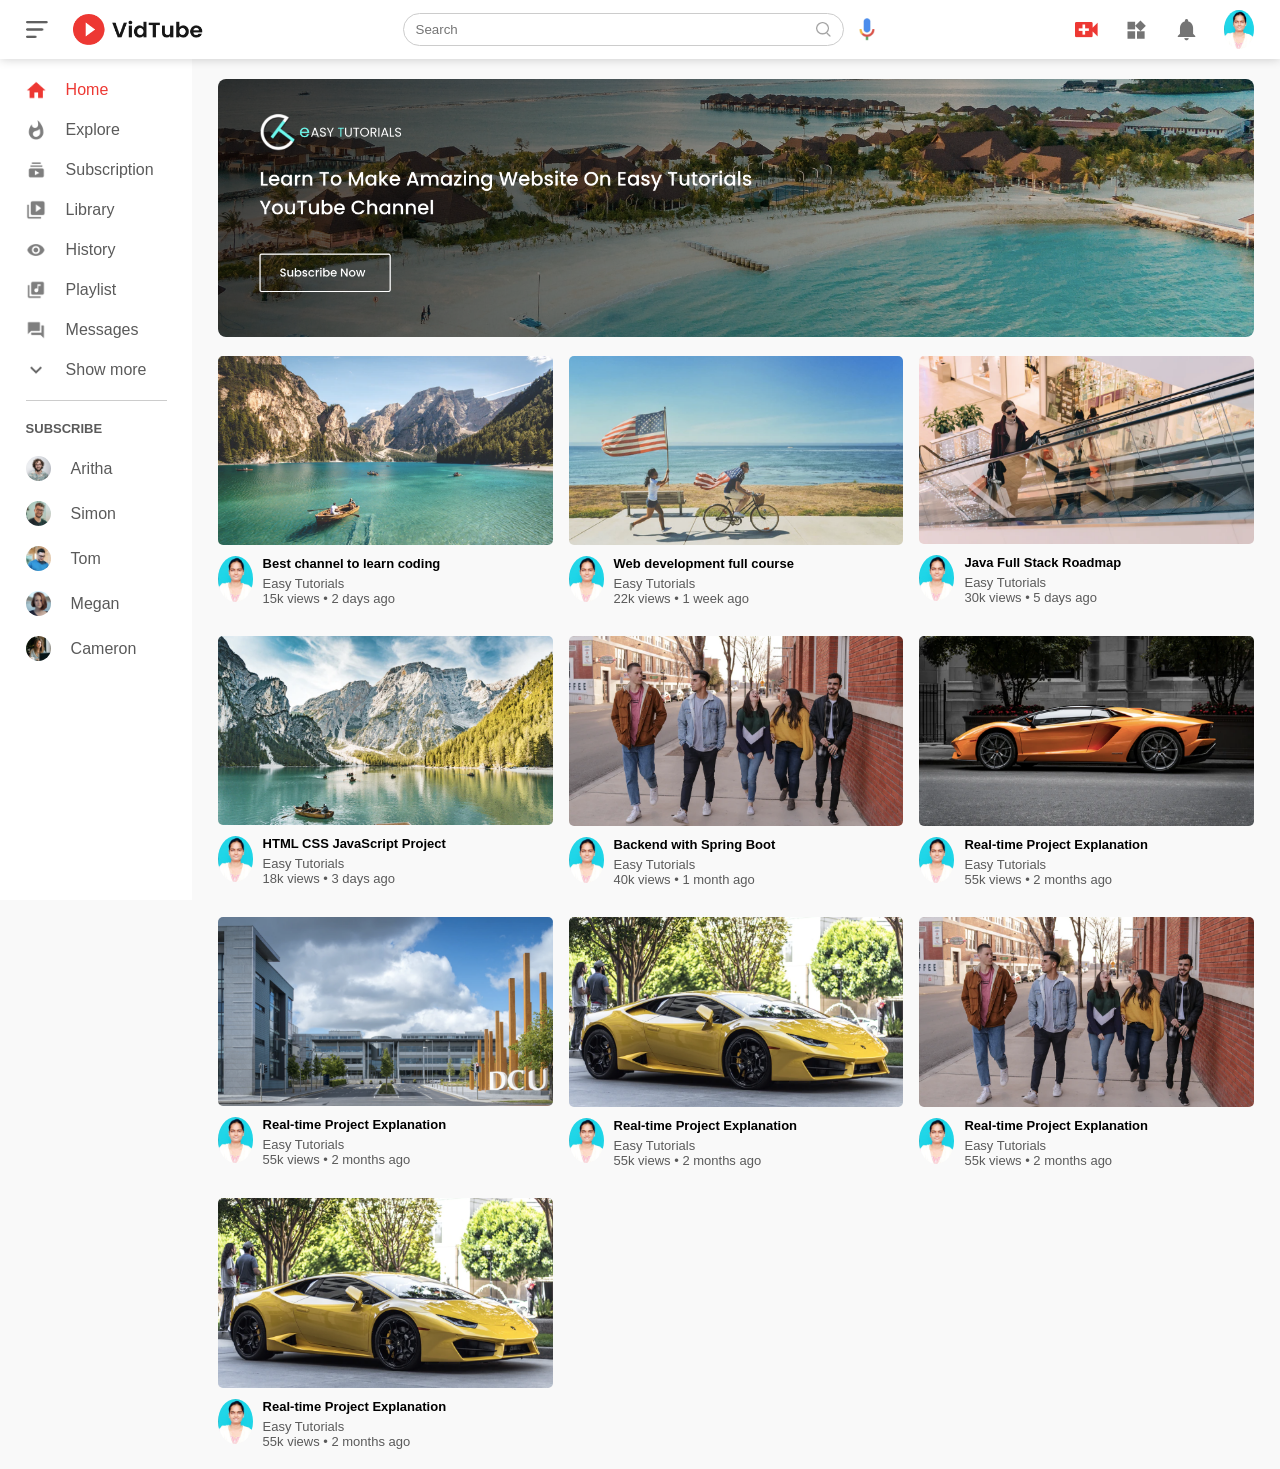
<file: index.html>
<!DOCTYPE html>
<html lang="en">
<head>
    <meta charset="UTF-8">
    <meta name="viewport" content="width=device-width, initial-scale=1.0">
    <title>uTube</title>
    <link rel="stylesheet" href="style.css">
</head>

<body> 

<!-- ================= NAVBAR ================= -->
<nav class="flex-div">

    <div class="nav-left flex-div">
        <img src="menu.png" class="menu-icon">
        <img src="logo.png" class="logo">
    </div>

    <div class="nav-middle flex-div">
        <div class="search-box flex-div">
            <input type="text" placeholder="Search">
            <img src="search.png">
        </div>
        <img src="voice-search.png" class="mic-icon">
    </div>

    <div class="nav-right flex-div">
        <img src="upload.png">
        <img src="more.png">
        <img src="notification.png">
        <img src="aritha pic.jpg" class="user-icon">
    </div>

</nav>

<!-- ================= SIDEBAR ================= -->
<div class="sidebar">

    <div class="shortcut-links">
        <a href="#"><img src="home.png"><p>Home</p></a>
        <a href="#"><img src="explore.png"><p>Explore</p></a>
        <a href="#"><img src="subscriprion.png"><p>Subscription</p></a>
        <a href="#"><img src="library.png"><p>Library</p></a>
        <a href="#"><img src="history.png"><p>History</p></a>
        <a href="#"><img src="playlist.png"><p>Playlist</p></a>
        <a href="#"><img src="messages.png"><p>Messages</p></a>
        <a href="#"><img src="show-more.png"><p>Show more</p></a>
        <hr>
    </div>

    <div class="subscribed-list">
        <h3>SUBSCRIBE</h3>
        <a href="#"><img src="Jack.png"><p>Aritha</p></a>
        <a href="#"><img src="simon.png"><p>Simon</p></a>
        <a href="#"><img src="tom.png"><p>Tom</p></a>
        <a href="#"><img src="megan.png"><p>Megan</p></a>
        <a href="#"><img src="cameron.png"><p>Cameron</p></a>
    </div>

</div>

<!-- ================= MAIN CONTENT ================= -->
<div class="container">

    <div class="banner">
        <img src="banner.png">
    </div>

    <div class="list-container">

        <!-- VIDEO 1 -->
        <div class="vid-list">
            <a href="play-video.html"><img src="thumbnail1.png" class="thumbnail"></a>
            <div class="flex-div">
                <img src="aritha pic.jpg">
                <div class="vid-info">
                    <a href="play-video.html">Best channel to learn coding</a>
                    <p>Easy Tutorials</p>
                    <p>15k views • 2 days ago</p>
                </div>
            </div>
        </div>

        <!-- VIDEO 2 -->
        <div class="vid-list">
            <a href="#"><img src="thumbnail2.png" class="thumbnail"></a>
            <div class="flex-div">
                <img src="aritha pic.jpg">
                <div class="vid-info">
                    <a href="#">Web development full course</a>
                    <p>Easy Tutorials</p>
                    <p>22k views • 1 week ago</p>
                </div>
            </div>
        </div>

        <!-- VIDEO 3 -->
        <div class="vid-list">
            <a href="#"><img src="thumbnail3.png" class="thumbnail"></a>
            <div class="flex-div">
                <img src="aritha pic.jpg">
                <div class="vid-info">
                    <a href="#">Java Full Stack Roadmap</a>
                    <p>Easy Tutorials</p>
                    <p>30k views • 5 days ago</p>
                </div>
            </div>
        </div>

        <!-- VIDEO 4 -->
        <div class="vid-list">
            <a href="#"><img src="thumbnail4.png" class="thumbnail"></a>
            <div class="flex-div">
                <img src="aritha pic.jpg">
                <div class="vid-info">
                    <a href="#">HTML CSS JavaScript Project</a>
                    <p>Easy Tutorials</p>
                    <p>18k views • 3 days ago</p>
                </div>
            </div>
        </div>

        <!-- VIDEO 5 -->
        <div class="vid-list">
            <a href="#"><img src="thumbnail5.png" class="thumbnail"></a>
            <div class="flex-div">
                <img src="aritha pic.jpg">
                <div class="vid-info">
                    <a href="#">Backend with Spring Boot</a>
                    <p>Easy Tutorials</p>
                    <p>40k views • 1 month ago</p>
                </div>
            </div>
        </div>

        <!-- VIDEO 6 -->
        <div class="vid-list">
            <a href="#"><img src="thumbnail6.png" class="thumbnail"></a>
            <div class="flex-div">
                <img src="aritha pic.jpg">
                <div class="vid-info">
                    <a href="#">Real-time Project Explanation</a>
                    <p>Easy Tutorials</p>
                    <p>55k views • 2 months ago</p>
                </div>
            </div>
        </div>

        <div class="vid-list">
            <a href="#"><img src="thumbnail7.png" class="thumbnail"></a>
            <div class="flex-div">
                <img src="aritha pic.jpg">
                <div class="vid-info">
                    <a href="#">Real-time Project Explanation</a>
                    <p>Easy Tutorials</p>
                    <p>55k views • 2 months ago</p>
                </div>
            </div>
        </div>

        <div class="vid-list">
            <a href="#"><img src="thumbnail8.png" class="thumbnail"></a>
            <div class="flex-div">
                <img src="aritha pic.jpg">
                <div class="vid-info">
                    <a href="#">Real-time Project Explanation</a>
                    <p>Easy Tutorials</p>
                    <p>55k views • 2 months ago</p>
                </div>
            </div>
        </div>

        <div class="vid-list">
            <a href="#"><img src="thumbnail5.png" class="thumbnail"></a>
            <div class="flex-div">
                <img src="aritha pic.jpg">
                <div class="vid-info">
                    <a href="#">Real-time Project Explanation</a>
                    <p>Easy Tutorials</p>
                    <p>55k views • 2 months ago</p>
                </div>
            </div>
        </div>

        <div class="vid-list">
            <a href="#"><img src="thumbnail8.png" class="thumbnail"></a>
            <div class="flex-div">
                <img src="aritha pic.jpg">
                <div class="vid-info">
                    <a href="#">Real-time Project Explanation</a>
                    <p>Easy Tutorials</p>
                    <p>55k views • 2 months ago</p>
                </div>
            </div>
        </div>

    </div>
</div>

<!-- ================= SCRIPT ================= -->
<script src="script.js"></script>

</body>
</html>
</file>
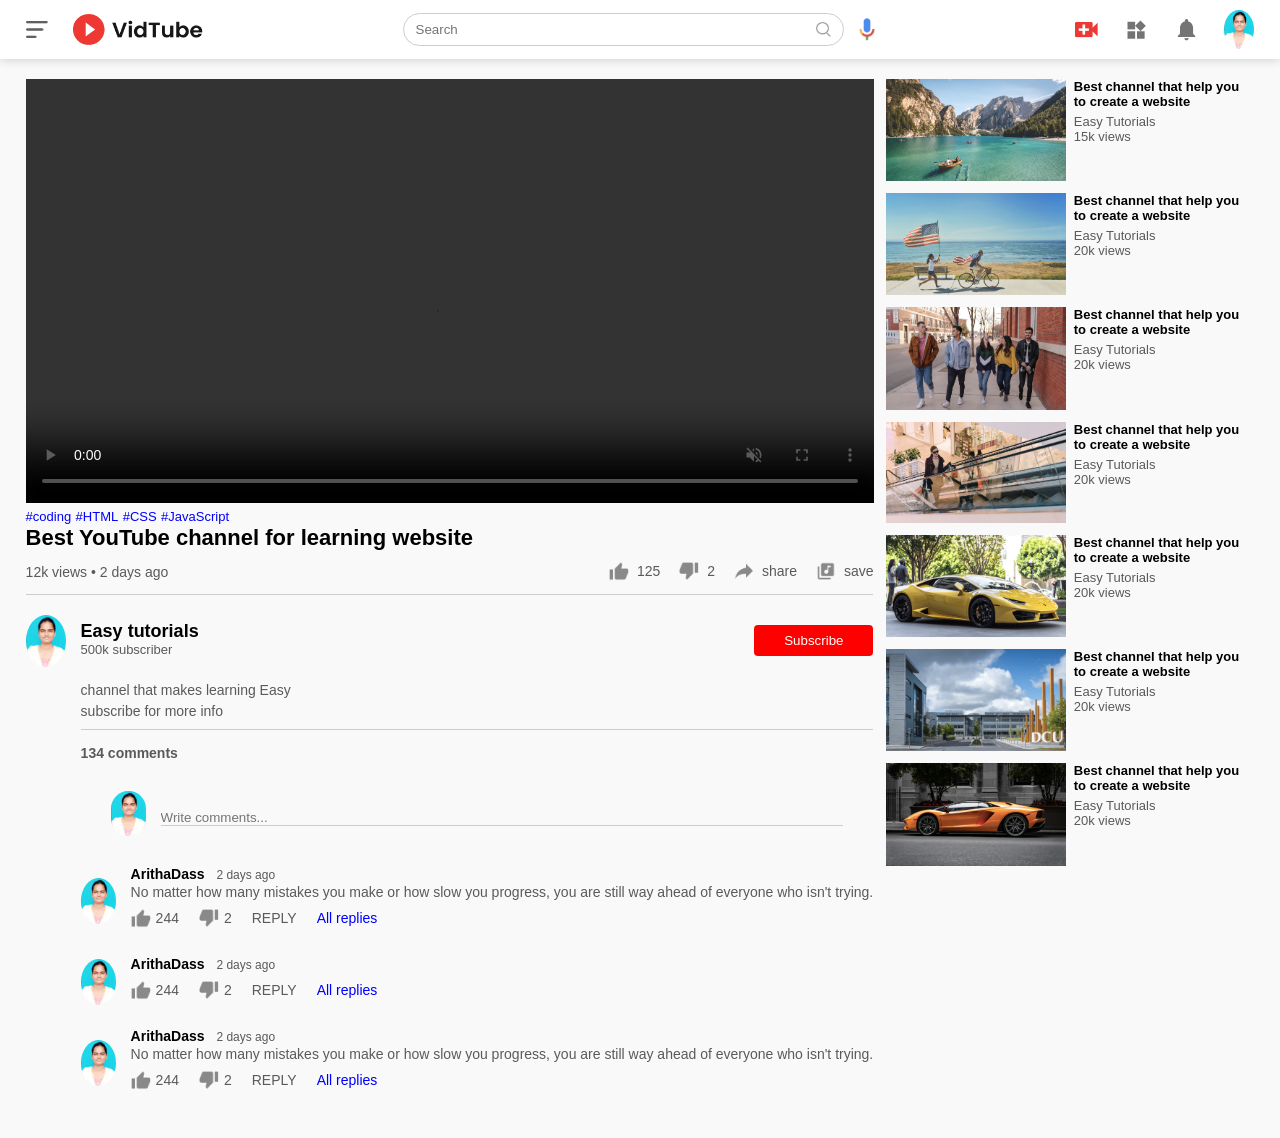
<file: play-video.html>
<!DOCTYPE html>
<html lang="en">
<head>
    <meta charset="UTF-8">
    <meta name="viewport" content="width=device-width, initial-scale=1.0">
    <title>Play Video - Easy Tutorials</title>
    <link rel="stylesheet" href="style.css">
</head>
<body>

<nav class="flex-div">
    <div class="nav-left flex-div">
        <img src="menu.png" class="menu-icon">
        <img src="logo.png" class="logo">
    </div>

    <div class="nav-middle flex-div">
        <div class="search-box flex-div">
            <input type="text" placeholder="Search">
            <img src="search.png">
        </div>
        <img src="voice-search.png" class="mic-icon">
    </div>

    <div class="nav-right flex-div">
        <img src="upload.png">
        <img src="more.png">
        <img src="notification.png">
        <img src="aritha pic.jpg" class="user-icon">
    </div>
</nav>

<div class="container play-container">
    <div class="row">

        <div class="play-video">
            <video controls autoplay muted>
                <source src="video.mp4" type="video/mp4">
            </video>

            <div class="tags">
                <a href="#">#coding</a>
                <a href="#">#HTML</a>
                <a href="#">#CSS</a>
                <a href="#">#JavaScript</a>
            </div>

            <h3>Best YouTube channel for learning website</h3>

            <div class="play-video-info">
                <p>12k views &bull; 2 days ago</p>
                <div>
                    <a href="#"><img src="like.png">125</a>
                    <a href="#"><img src="dislike.png">2</a>
                    <a href="#"><img src="share.png">share</a>
                    <a href="#"><img src="save.png">save</a>
                </div>
            </div>

            <hr>

            <!-- FIX: class name matched to your CSS -->
            <div class="publiser">
                <img src="aritha pic.jpg">
                <div>
                    <p>Easy tutorials</p>
                    <span>500k subscriber</span>
                </div>
                <button type="button">Subscribe</button>
            </div>

            <div class="vid-description">
                <p>channel that makes learning Easy</p>
                <p>subscribe for more info</p>

                <hr>
                <h4>134 comments</h4>

                <div class="add-comment">
                    <img src="aritha pic.jpg">
                    <input type="text" placeholder="Write comments...">
                </div>

                <div class="old-comment">
                    <img src="aritha pic.jpg">
                    <div>
                        <h3>ArithaDass <span>2 days ago</span></h3>
                        <p>No matter how many mistakes you make or how slow you progress, you are still way ahead of everyone who isn't trying.</p>
                        <div class="acomment-action">
                            <img src="like.png">
                            <span>244</span>
                            <img src="dislike.png">
                            <span>2</span>
                            <span>REPLY</span>
                            <a href="">All replies</a>
                        </div>
                    </div>
                </div>

                 <div class="old-comment">
                    <img src="aritha pic.jpg">
                    <div>
                        <h3>ArithaDass <span>2 days ago</span></h3>
                        <p></p>
                        <div class="acomment-action">
                            <img src="like.png">
                            <span>244</span>
                            <img src="dislike.png">
                            <span>2</span>
                            <span>REPLY</span>
                            <a href="">All replies</a>
                        </div>
                    </div>
                </div>

                 <div class="old-comment">
                    <img src="aritha pic.jpg">
                    <div>
                        <h3>ArithaDass <span>2 days ago</span></h3>
                        <p>No matter how many mistakes you make or how slow you progress, you are still way ahead of everyone who isn't trying.</p>
                        <div class="acomment-action">
                            <img src="like.png">
                            <span>244</span>
                            <img src="dislike.png">
                            <span>2</span>
                            <span>REPLY</span>
                            <a href="">All replies</a>
                        </div>
                    </div>
                </div>
            </div>
        </div>

        <div class="right-sidebar">

            <div class="side-video-list">
                <a href="#" class="small-thumbnail"><img src="thumbnail1.png"></a>
                <div class="vid-info">
                    <a href="#">Best channel that help you to create a website</a>
                    <p>Easy Tutorials</p>
                    <p>15k views</p>
                </div>
            </div>

            <div class="side-video-list">
                <a href="#" class="small-thumbnail"><img src="thumbnail2.png"></a>
                <div class="vid-info">
                    <a href="#">Best channel that help you to create a website</a>
                    <p>Easy Tutorials</p>
                    <p>20k views</p>
                </div>
            </div>

            <div class="side-video-list">
                <a href="#" class="small-thumbnail"><img src="thumbnail5.png"></a>
                <div class="vid-info">
                    <a href="#">Best channel that help you to create a website</a>
                    <p>Easy Tutorials</p>
                    <p>20k views</p>

        </div>

    </div>

    <div class="side-video-list">
                <a href="#" class="small-thumbnail"><img src="thumbnail3.png"></a>
                <div class="vid-info">
                    <a href="#">Best channel that help you to create a website</a>
                    <p>Easy Tutorials</p>
                    <p>20k views</p>
</div>
</div>

<div class="side-video-list">
                <a href="#" class="small-thumbnail"><img src="thumbnail8.png"></a>
                <div class="vid-info">
                    <a href="#">Best channel that help you to create a website</a>
                    <p>Easy Tutorials</p>
                    <p>20k views</p>
                </div>
</div>

<div class="side-video-list">
                <a href="#" class="small-thumbnail"><img src="thumbnail7.png"></a>
                <div class="vid-info">
                    <a href="#">Best channel that help you to create a website</a>
                    <p>Easy Tutorials</p>
                    <p>20k views</p>
                    </div>
                    </div>

                    <div class="side-video-list">
                <a href="#" class="small-thumbnail"><img src="thumbnail6.png"></a>
                <div class="vid-info">
                    <a href="#">Best channel that help you to create a website</a>
                    <p>Easy Tutorials</p>
                    <p>20k views</p>
                    </div>
                    </div>


</body>
</html>
</file>
<file: style.css>
*{
    margin: 0;
    padding: 0;
    font-family: 'poppins' , sans-serif;
    box-sizing: border-box;
}
a{
    text-decoration: none;
    color: #5a5a5a;
}
img{
    cursor: pointer;
}
.flex-div{
    display: flex;
    align-items: center;
}
nav{
    padding: 10px 2%;
    justify-content: space-between;
    box-shadow: 0 0 10px rgba(0, 0, 0, 0.2);
    background: #fff;
    position: sticky;
    top: 0;
    z-index: 10;
}

.nav-right img{
    width: 25px;
    margin-right: 25px;
}
.nav-right .user-icon{
    width: 30px;
    border-radius: 50%;
    margin-right: 0;
}

.nav-left .menu-icon{
    width: 22px;
    margin-right: 25px;
}

.nav-left .logo{
    width: 130px;
}
.nav-middle .mic-icon{
    width: 16px;
}

.nav-middle .search-box{
    border: 1px solid #ccc;
    margin-right: 15px;
    padding: 8px 12px;
    border-radius: 25px;
}
.nav-middle .search-box input{
    width: 400px;
    border: 0;
    outline: 0;
    background: transparent;
}

.nav-middle .search-box img{ 
    width: 15px;
}

/* ---------- SIDEBAR --------------------------- */

.sidebar{
    background: #fff;
    width: 15%;
    height: 100vh;
    position: fixed;
    top: 0;
    padding-left: 2%;
    padding-top: 80px;
}

.shortcut-links a img{
    width: 20px;
    margin-right: 20px;
}

.shortcut-links a{
    display: flex;
    align-items: center;
    margin-bottom: 20px;
    width: fit-content;
    flex-wrap: wrap;
}

.shortcut-links a:first-child{
    color: #ed3833;
}

.sidebar hr{
    border: 0;
    height: 1px;
    background: #ccc;
    width: 85%;
}

.subscribed-list h3{
    font-size: 13px;
    margin: 20px 0;
    color: #5a5a5a;
}

.subscribed-list a{
    display: flex;
    align-items: center;
    margin-bottom: 20px;
    width: fit-content;
    flex-wrap: wrap;
}
.subscribed-list a img{
    width: 25px;
    border-radius: 50%;
    margin-right: 20px;
}

.small-sidebar{
    width: 5%;
}

.small-sidebar a p{
    display: none;
}

.small-sidebar h3{
    display: none;
}

.small-sidebar hr{
    width: 50%;
    margin-bottom: 25px;
}

/* -------------- main --------------- */

.container{
    background: #f9f9f9;
    padding-left: 17%;
    padding-right: 2%;
    padding-top: 20px;
    padding-bottom: 20px;
}

.banner img{
    width: 100%;
    border-radius: 8px;
}

.list-container{
    display: grid;
    grid-template-columns: repeat(auto-fit, minmax(250px, 1fr));
    grid-column-gap: 16px;
    grid-row-gap: 30px;
    margin-top: 15px;
}

.vid-list .thumbnail{
    width: 100%;
    border-radius: 5px;
}

.vid-list .flex-div{
    align-items: flex-start;
    margin-top: 7px;
}

.vid-list .flex-div img{
    width: 35px;
    margin-right: 10px;
    border-radius: 50%;
}

.vid-info{
    color: #5a5a5a;
    font-size: 13px;
}
.vid-info a{
    color: #000;
    font-weight: 600;
    display: block;
    margin-bottom: 5px;
}

.large-container{
    padding-left: 7%;
}

@media (max-width: 900px){
    .menu-icon{
        display: none;
    }

    .sidebar{
        display: none;
    }

    .container, .large-container{
        padding-left: 5%;
        padding-bottom: 5%;
    }
    .nav-right img{
        display: none;
    }
    .nav-right .user-icon{
        display: block;
        width: 30px;
    }

    .nav-middle .search-box input{
        width: 100px;
    }
    .nav-middle .mic-icon{
        display: none;
    }

    .logo{
        width: 90px;
    }
}

/* --------------- playvideo ---------------- */

.play-container{
    padding-left: 2%;
}
.row{
    display: flex;
    justify-content: space-between;
    flex-wrap: wrap;
}
.play-video{
    flex-basis: 69%;
}
.right-sidebar{
    flex-basis: 30%;
}
.play-video video{
    width: 100%;
}

.side-video-list{
    display: flex;
    justify-content: space-between;
    margin-bottom: 8px;
}

.side-video-list img{
    width: 100%;
}

.side-video-list .small-thumbnail{
    flex-basis: 49%;
}

.side-video-list .vid-info{
    flex-basis: 49%;
}

.play-video .tags a{
    color: #0000ff;
    font-size: 13px;
}

.play-video h3{
    font-weight: 600;
    font-size: 22px;
}

.play-video .play-video-info{
    display: flex;
    align-items: center;
    justify-content: space-between;
    flex-wrap: wrap;
    margin-top: 10px;
    font-size: 14px;
    color: #5a5a5a;
}

.play-video .play-video-info img{
    width: 20px;
    margin-right: 8px;
}

.play-video .play-video-info a{
    display: inline-flex;
    align-items: center;
    margin-left: 15px;
}

.play-video hr{
    border: 0;
    height: 1px;
    background: #ccc;
    margin: 10px 0;
}

/* FIXED: matches your HTML class name */
.publiser{
    display: flex;
    align-items: center;
    margin-top: 20px;
}

.publiser div{
    flex: 1;
    line-height: 18px;
}

.publiser img{
    width: 40px;
    border-radius: 50%;
    margin-right: 15px;
}

.publiser div p{
    color: #000;
    font-weight: 600;
    font-size: 18px;
}

.publiser div span{
    font-size: 13px;
    color: #5a5a5a;
}

.publiser button{
    background: red;
    color: #fff;
    padding: 8px 30px;
    border: 0;
    outline: 0;
    border-radius: 4px;
    cursor: pointer;
}

.vid-description{
    padding-left: 55px;
    margin: 15px 0;
}

.vid-description p{
    font-size: 14px;
    margin-bottom: 5px;
    color: #5a5a5a;
}

.vid-description h4{
    font-size: 14px;
    color: #5a5a5a;
    margin-top: 15px;
}

.add-comment{
    display: flex;
    align-items: center;
    margin: 30px;
}

.add-comment img{
    width: 35px;
    border-radius: 50px;
    margin-right: 15px;
}

.add-comment input{
    border: 0;
    outline: 0;
    border-bottom: 1px solid #ccc;
    width: 100%;
    padding-top: 10px;
    background: transparent;
}

.old-comment{
    display: flex;
    align-items: center;
    margin: 20px 0;
}

.old-comment img{
    width: 35px;
    border-radius: 50%;
    margin-right: 15px;
}

.old-comment h3{
    font-size: 14px;
    margin-bottom: 2px;
}

.old-comment h3 span{
    font-size: 12px;
    color: #5a5a5a;
    font-weight: 500;
    margin-left: 8px;
}

.old-comment .acomment-action{
    display: flex;
    align-items: center;
    margin: 8px 0;
    font-size: 14px;
}

.old-comment .acomment-action img{
    border-radius: 0;
    width: 20px;
    margin-right: 5px;
}

.old-comment .acomment-action span{
    margin-right: 20px;
    color: #5a5a5a;

}

.old-comment .acomment-action a{
    color: #0000ff;
}

@media (max-width:900px){
    .play-video{
        flex-basis: 100%;
    }

    .right-sidebar{
        flex-basis: 100%;
    }

    .play-container{
        padding-left: 5%;
    }

    .vid-description{
        padding-left: 0%;
    }

    .play-video .play-video-info a{
        margin-left: 0;
        margin-right: 15px;
        margin-top: 15px;
    }
}
</file>
